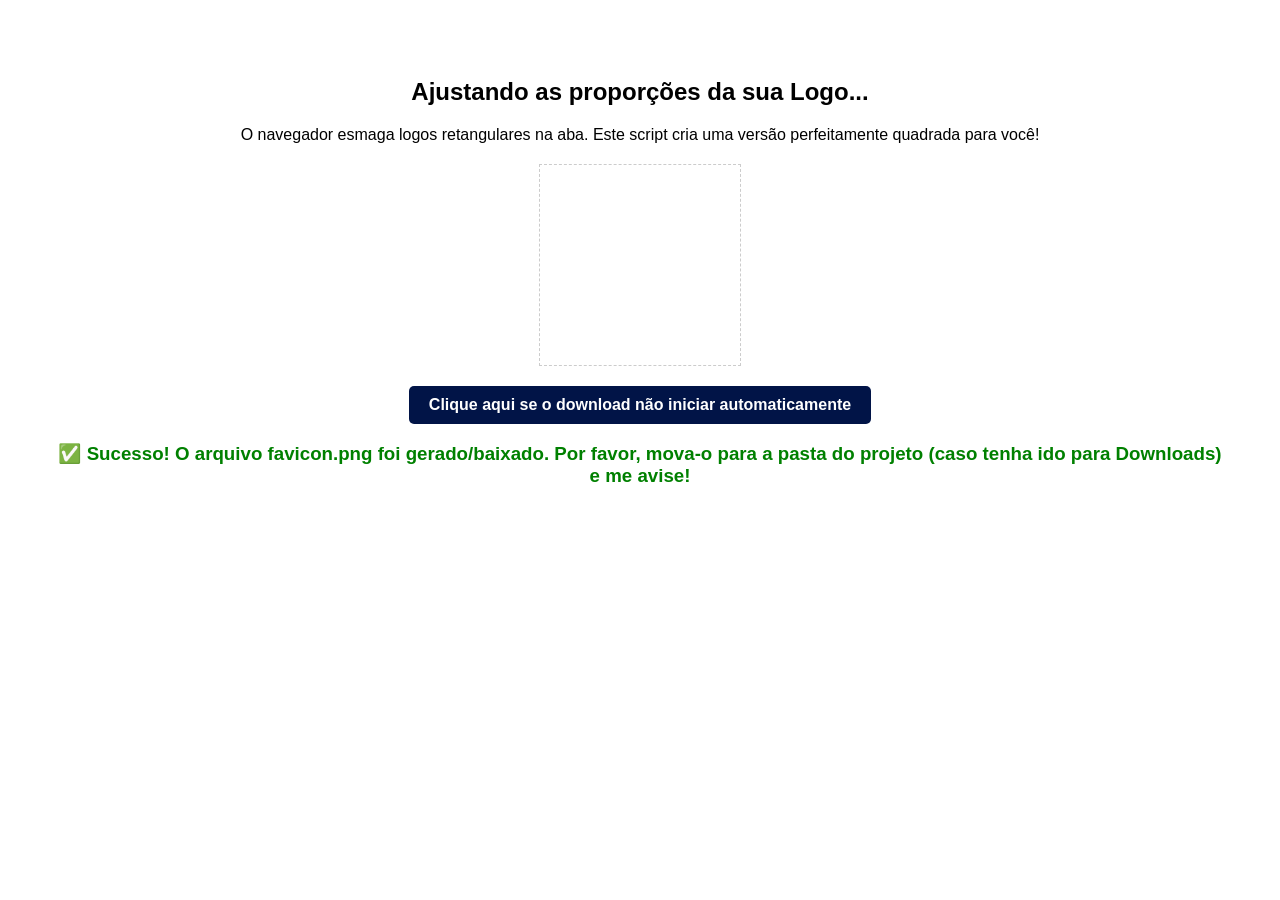
<file: gerador-favicon.html>
﻿<!DOCTYPE html>
<html lang="pt-BR">
<head>
    <meta charset="UTF-8">
    <title>Corrigir Favicon</title>
</head>
<body style="font-family: sans-serif; text-align: center; padding: 50px;">
    <h2>Ajustando as proporções da sua Logo...</h2>
    <p>O navegador esmaga logos retangulares na aba. Este script cria uma versão perfeitamente quadrada para você!</p>
    
    <canvas id="canvas" style="border: 1px dashed #ccc; margin: 20px auto; display: block; max-width: 200px;"></canvas>
    
    <a id="download" download="favicon.png" href="#" style="display: inline-block; padding: 10px 20px; background: #011447; color: white; text-decoration: none; border-radius: 5px; font-weight: bold;">
        Clique aqui se o download não iniciar automaticamente
    </a>

    <script>
        const img = new Image();
        img.src = 'Logo Use Âmbar.webp';
        img.onload = () => {
            const size = Math.max(img.width, img.height);
            const canvas = document.getElementById('canvas');
            canvas.width = size;
            canvas.height = size;
            const ctx = canvas.getContext('2d');
            
            // Fundo transparente
            ctx.clearRect(0, 0, size, size);
            
            // Desenha a imagem centralizada
            const x = (size - img.width) / 2;
            const y = (size - img.height) / 2;
            ctx.drawImage(img, x, y);
            
            // Converte para PNG
            const dataUrl = canvas.toDataURL('image/png');
            document.getElementById('download').href = dataUrl;
            
            // Dispara o download automático
            document.getElementById('download').click();
            document.body.innerHTML += "<h3 style='color: green; mt-4'>✅ Sucesso! O arquivo favicon.png foi gerado/baixado. Por favor, mova-o para a pasta do projeto (caso tenha ido para Downloads) e me avise!</h3>";
        };
    </script>
</body>
</html>
</file>
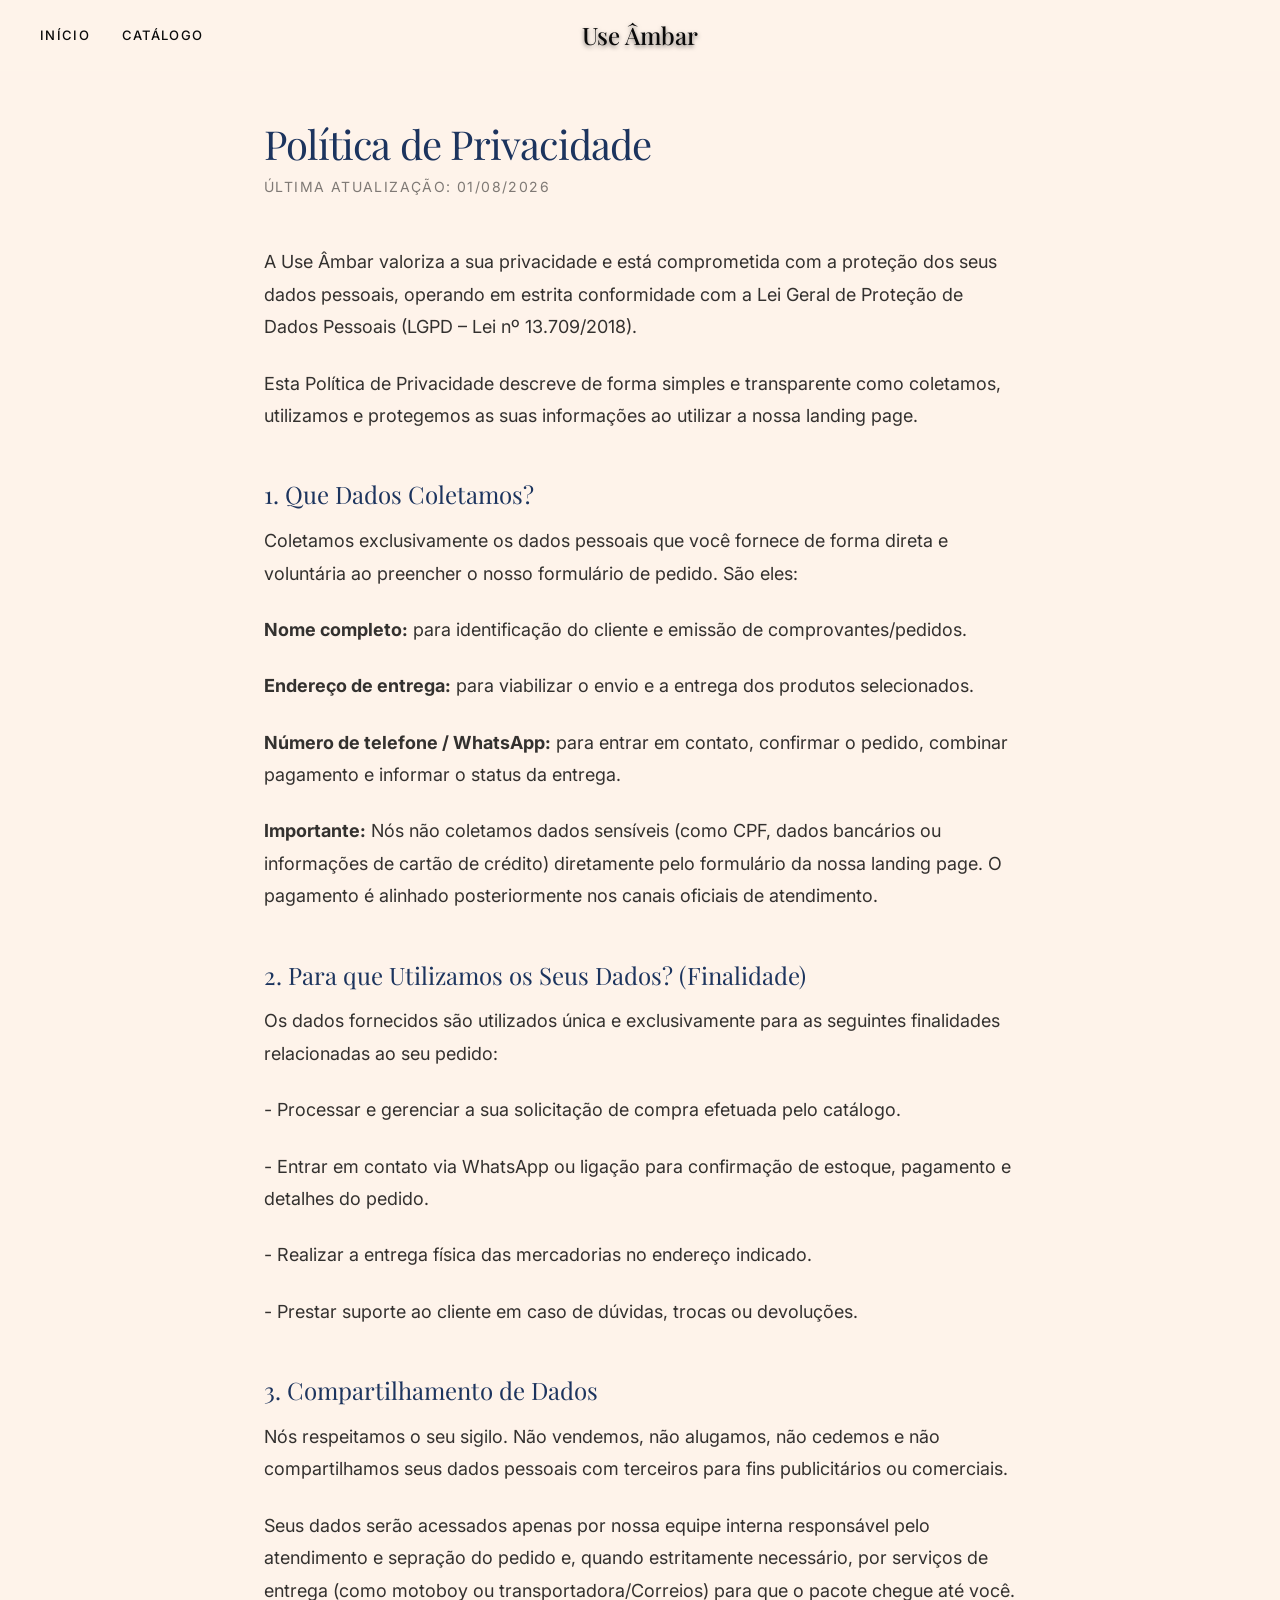
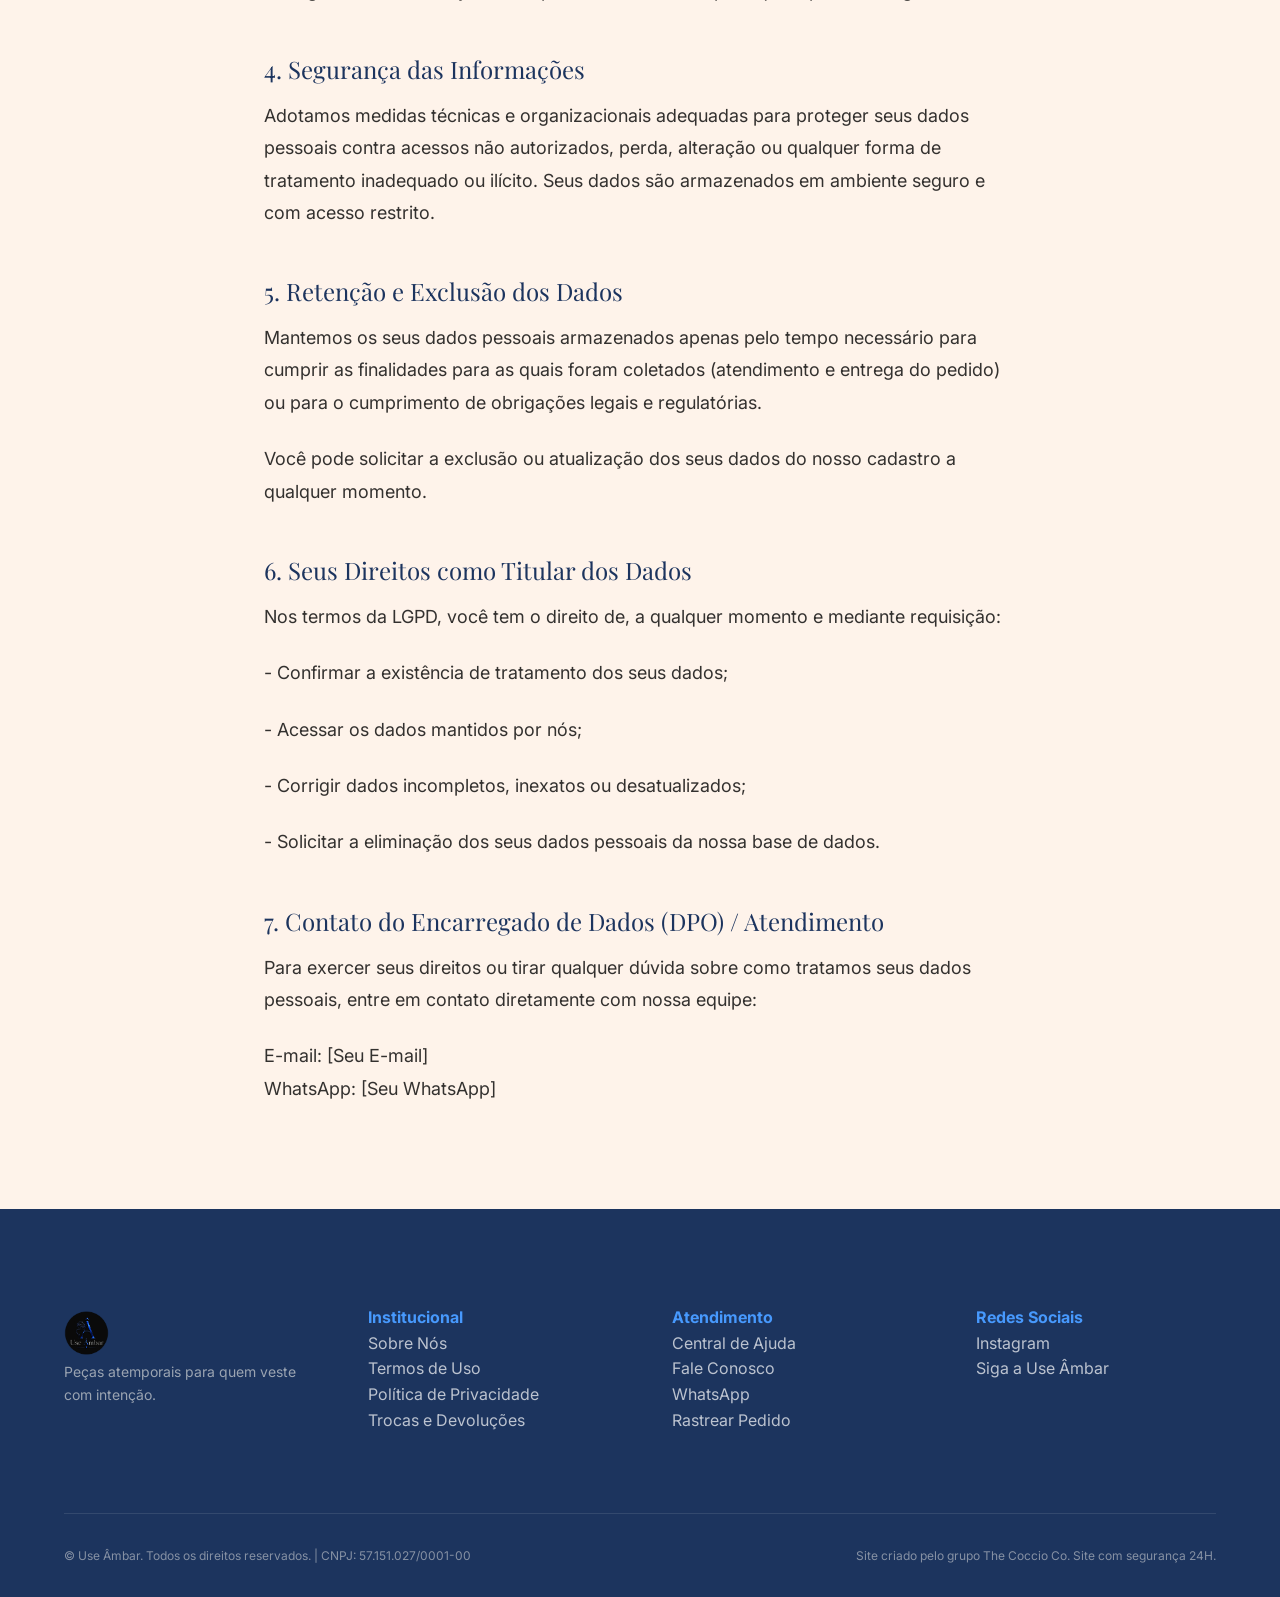
<file: privacidade.html>
﻿<!DOCTYPE html>
<html lang="pt-BR">
<head>
    <meta charset="UTF-8">
    <meta name="viewport" content="width=device-width, initial-scale=1.0">
    <title>Política de Privacidade | Use Âmbar</title>
    
    <link rel="stylesheet" href="style.min.css?v=20">
    
    <style>
        .page-content { color: var(--black-editorial);
            padding: 120px 24px 80px 24px;
            max-width: 800px;
            margin: 0 auto;
        }
        
        .page-content h1 {
            font-size: 2.5rem;
            margin-bottom: 8px;
            font-weight: 300;
            letter-spacing: -0.02em;
        }
        
        .page-content .date {
            color: rgba(0, 0, 0, 0.5);
            margin-bottom: 48px;
            font-size: 0.875rem;
            text-transform: uppercase;
            letter-spacing: 0.1em;
        }
        
        .page-content p {
            font-size: 1.125rem;
            line-height: 1.8;
            color: rgba(0, 0, 0, 0.8);
            margin-bottom: 24px;
        }
        
        .page-content h2 {
            font-size: 1.5rem;
            margin-top: 48px;
            margin-bottom: 16px;
            font-weight: 400;
        }
    </style>

    <link rel="icon" type="image/png" href="FavIcon.png">
</head>
<body>
    
    <!-- MOUSE CURSOR CUSTOMIZADO -->
    <!-- Header Secundário -->
    <header class="secondary-nav" style="border-bottom: 1px solid rgba(239,238,233,0.1);">
        <nav class="nav-links">
            <a href="index.html">Início</a>
            <a href="catalogo.html">Catálogo</a>
        </nav>
        <a href="index.html" class="nav-brand">Use Âmbar</a>
        <div class="nav-right"></div>
    </header>

    <main class="page-content">
        <h1 style="color: #1c345e;">Política de Privacidade</h1>
        <div class="date">Última atualização: 01/08/2026</div>

        <p>A Use Âmbar valoriza a sua privacidade e está comprometida com a proteção dos seus dados pessoais, operando em estrita conformidade com a Lei Geral de Proteção de Dados Pessoais (LGPD – Lei nº 13.709/2018).</p>

        <p>Esta Política de Privacidade descreve de forma simples e transparente como coletamos, utilizamos e protegemos as suas informações ao utilizar a nossa landing page.</p>

        <h2 style="color: #1c345e;">1. Que Dados Coletamos?</h2>
        <p>Coletamos exclusivamente os dados pessoais que você fornece de forma direta e voluntária ao preencher o nosso formulário de pedido. São eles:</p>
        <p><strong>Nome completo:</strong> para identificação do cliente e emissão de comprovantes/pedidos.</p>
        <p><strong>Endereço de entrega:</strong> para viabilizar o envio e a entrega dos produtos selecionados.</p>
        <p><strong>Número de telefone / WhatsApp:</strong> para entrar em contato, confirmar o pedido, combinar pagamento e informar o status da entrega.</p>
        <p><strong>Importante:</strong> Nós não coletamos dados sensíveis (como CPF, dados bancários ou informações de cartão de crédito) diretamente pelo formulário da nossa landing page. O pagamento é alinhado posteriormente nos canais oficiais de atendimento.</p>

        <h2 style="color: #1c345e;">2. Para que Utilizamos os Seus Dados? (Finalidade)</h2>
        <p>Os dados fornecidos são utilizados única e exclusivamente para as seguintes finalidades relacionadas ao seu pedido:</p>
        <p>- Processar e gerenciar a sua solicitação de compra efetuada pelo catálogo.</p>
        <p>- Entrar em contato via WhatsApp ou ligação para confirmação de estoque, pagamento e detalhes do pedido.</p>
        <p>- Realizar a entrega física das mercadorias no endereço indicado.</p>
        <p>- Prestar suporte ao cliente em caso de dúvidas, trocas ou devoluções.</p>

        <h2 style="color: #1c345e;">3. Compartilhamento de Dados</h2>
        <p>Nós respeitamos o seu sigilo. Não vendemos, não alugamos, não cedemos e não compartilhamos seus dados pessoais com terceiros para fins publicitários ou comerciais.</p>
        <p>Seus dados serão acessados apenas por nossa equipe interna responsável pelo atendimento e sepração do pedido e, quando estritamente necessário, por serviços de entrega (como motoboy ou transportadora/Correios) para que o pacote chegue até você.</p>

        <h2 style="color: #1c345e;">4. Segurança das Informações</h2>
        <p>Adotamos medidas técnicas e organizacionais adequadas para proteger seus dados pessoais contra acessos não autorizados, perda, alteração ou qualquer forma de tratamento inadequado ou ilícito. Seus dados são armazenados em ambiente seguro e com acesso restrito.</p>

        <h2 style="color: #1c345e;">5. Retenção e Exclusão dos Dados</h2>
        <p>Mantemos os seus dados pessoais armazenados apenas pelo tempo necessário para cumprir as finalidades para as quais foram coletados (atendimento e entrega do pedido) ou para o cumprimento de obrigações legais e regulatórias.</p>
        <p>Você pode solicitar a exclusão ou atualização dos seus dados do nosso cadastro a qualquer momento.</p>

        <h2 style="color: #1c345e;">6. Seus Direitos como Titular dos Dados</h2>
        <p>Nos termos da LGPD, você tem o direito de, a qualquer momento e mediante requisição:</p>
        <p>- Confirmar a existência de tratamento dos seus dados;</p>
        <p>- Acessar os dados mantidos por nós;</p>
        <p>- Corrigir dados incompletos, inexatos ou desatualizados;</p>
        <p>- Solicitar a eliminação dos seus dados pessoais da nossa base de dados.</p>

        <h2 style="color: #1c345e;">7. Contato do Encarregado de Dados (DPO) / Atendimento</h2>
        <p>Para exercer seus direitos ou tirar qualquer dúvida sobre como tratamos seus dados pessoais, entre em contato diretamente com nossa equipe:</p>
        <p>
            E-mail: [Seu E-mail]<br>
            WhatsApp: [Seu WhatsApp]
        </p>
    </main>

    <!-- Footer -->
    <footer>        <div class="container">            <div style="display: grid; grid-template-columns: repeat(auto-fit, minmax(200px, 1fr)); gap: 4rem; margin-bottom: 5rem;">                <div class="footer-col">                    <div class="footer-logo">                        <img loading="lazy" src="Logo Use Âmbar.webp" alt="Use Âmbar" style="height: 56px; width: auto;">                    </div>                    <p class="footer-desc" style="color:rgba(239,238,233,0.6); font-size:0.875rem;">Peças atemporais para quem veste com intenção.</p>                </div>                                <div class="footer-col">                    <h4>Institucional</h4>                    <ul>                        <li><a href="sobre.html">Sobre Nós</a></li>                        <li><a href="termos.html">Termos de Uso</a></li>                        <li><a href="privacidade.html">Política de Privacidade</a></li>                        <li><a href="trocas.html">Trocas e Devoluções</a></li>                    </ul>                </div>                                <div class="footer-col">                    <h4>Atendimento</h4>                    <ul>                        <li><a href="#">Central de Ajuda</a></li>                        <li><a href="#">Fale Conosco</a></li>                        <li><a href="#">WhatsApp</a></li>                        <li><a href="#">Rastrear Pedido</a></li>                    </ul>                </div>                                <div class="footer-col">                    <h4>Redes Sociais</h4>                    <ul>                        <li><a href="https://www.instagram.com/useambar.store/" target="_blank">Instagram</a></li>                        <li><a href="#">Siga a Use Âmbar</a></li>                    </ul>                </div>            </div>                        <div class="footer-bottom" style="display:flex; justify-content:space-between; flex-wrap:wrap; font-size:0.75rem; color:rgba(239,238,233,0.5); padding-top:2rem;">                <div>© Use Âmbar. Todos os direitos reservados. | CNPJ: 57.151.027/0001-00</div>                <div>Site criado pelo grupo The Coccio Co. Site com segurança 24H.</div>            </div>        </div>    </footer>

    </body>
</html>
</file>
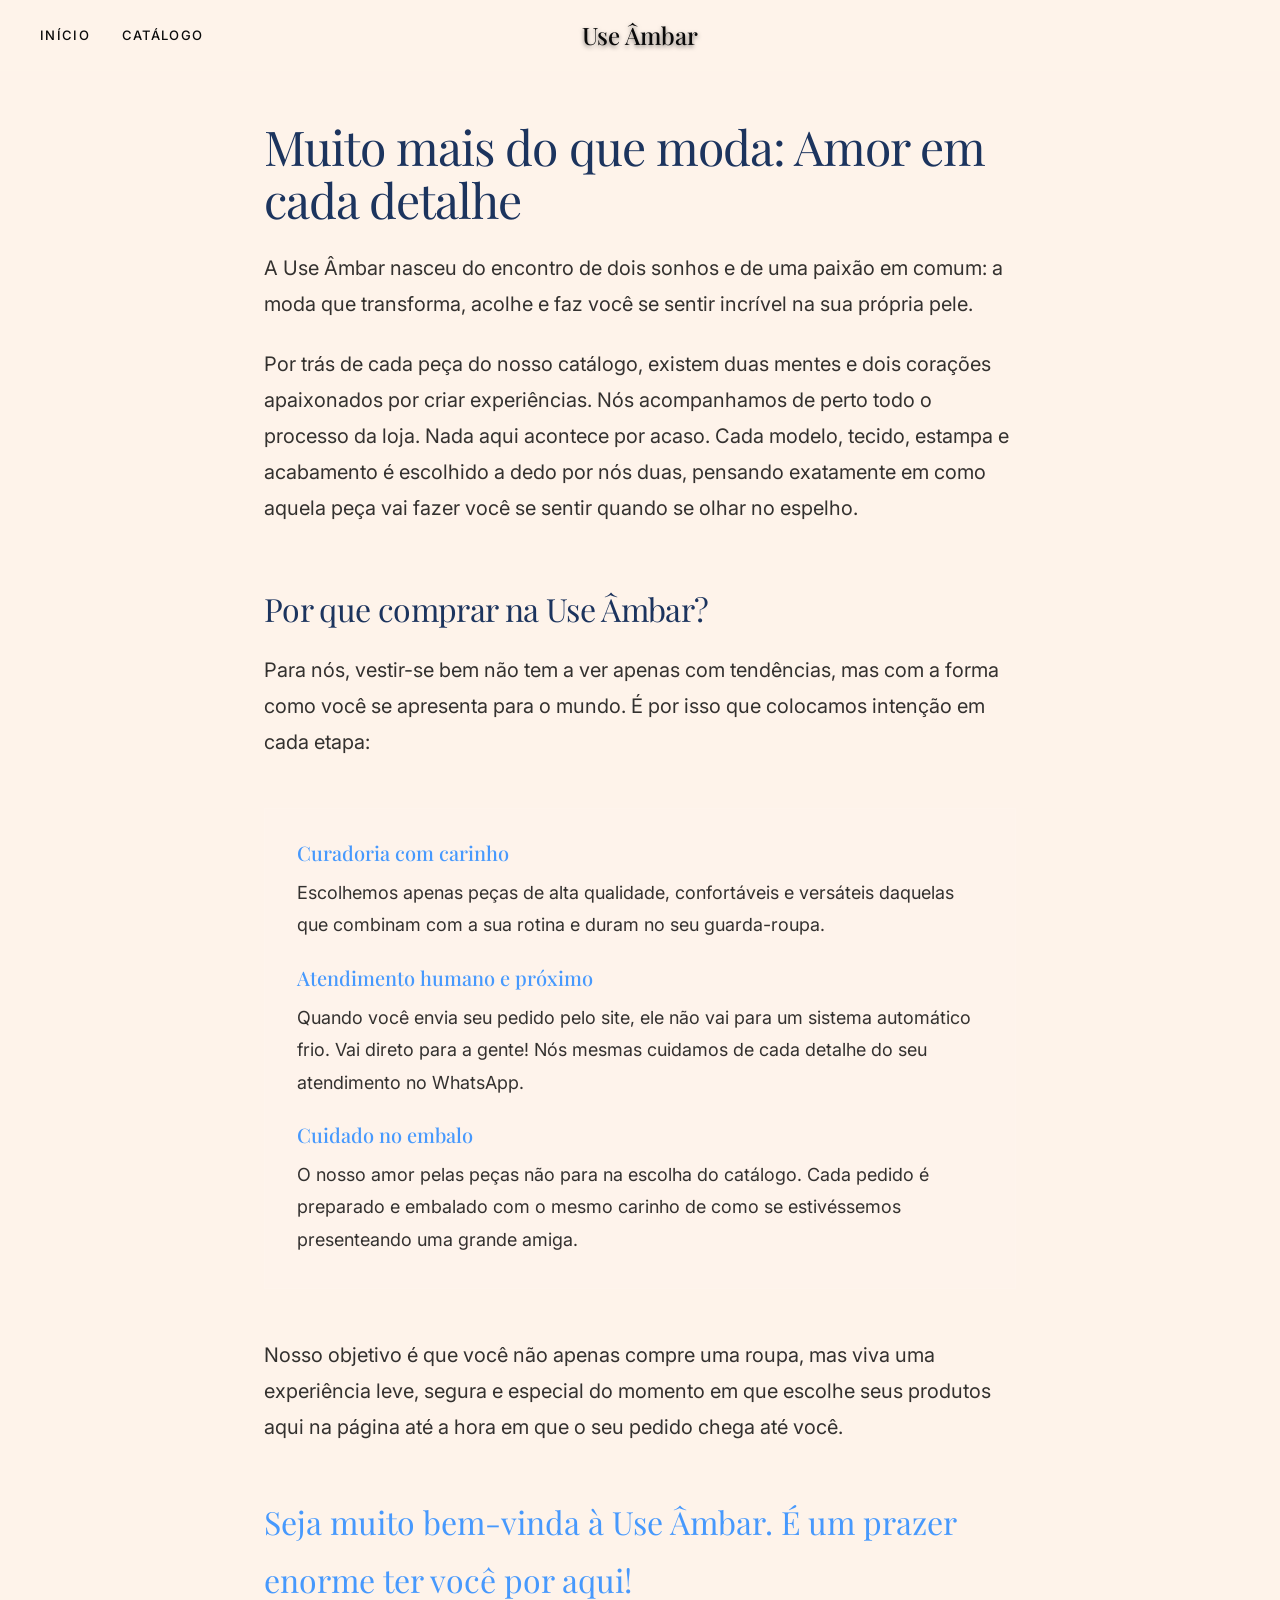
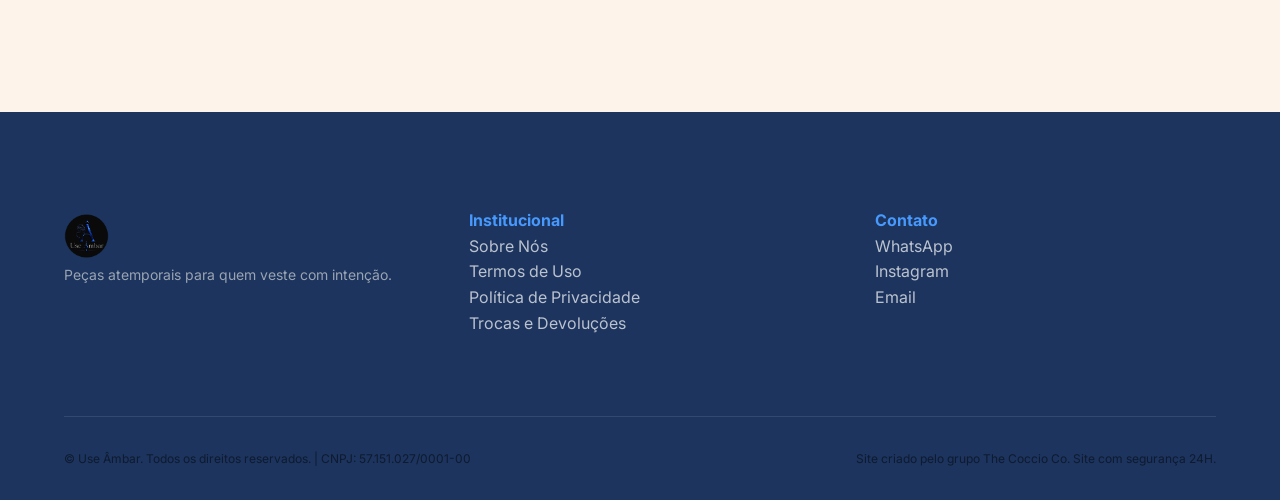
<file: sobre.html>
﻿<!DOCTYPE html>
<html lang="pt-BR">
<head>
    <meta charset="UTF-8">
    <meta name="viewport" content="width=device-width, initial-scale=1.0">
    <title>Sobre Nós | Use Âmbar</title>
    
    <link rel="stylesheet" href="style.min.css?v=5">
    
    <style>
        .page-content { color: var(--black-editorial);
            padding: 120px 24px 80px 24px;
            max-width: 800px;
            margin: 0 auto;
        }
        
        .page-content h1 {
            font-size: 3rem;
            margin-bottom: 24px;
            font-weight: 300;
            letter-spacing: -0.02em;
            line-height: 1.1;
        }
        
        .page-content p {
            font-size: 1.25rem;
            line-height: 1.8;
            color: rgba(0, 0, 0, 0.8);
            margin-bottom: 24px;
        }
        
        .page-content h2 {
            font-size: 2rem;
            margin-top: 64px;
            margin-bottom: 24px;
            font-weight: 300;
            letter-spacing: -0.02em;
        }
        
        .highlight-box {
            background: rgba(255,255,255,0.03);
            border: 1px solid rgba(255,255,255,0.05);
            padding: 32px;
            margin-top: 48px;
        }
        
        .highlight-box h3 {
            font-size: 1.25rem;
            color: var(--primary-blue-light);
            margin-bottom: 12px;
        }
        
        .highlight-box p {
            font-size: 1.125rem;
            margin-bottom: 24px;
        }
        
        .highlight-box p:last-child {
            margin-bottom: 0;
        }
    </style>

    <link rel="icon" type="image/png" href="FavIcon.png">
</head>
<body>
    
    <!-- MOUSE CURSOR CUSTOMIZADO -->
    <!-- Header Secundário -->
    <header class="secondary-nav" style="border-bottom: 1px solid rgba(239,238,233,0.1);">
        <nav class="nav-links">
            <a href="index.html">Início</a>
            <a href="catalogo.html">Catálogo</a>
        </nav>
        <a href="index.html" class="nav-brand">Use Âmbar</a>
        <div class="nav-right"></div>
    </header>

    <main class="page-content">
        <h1 style="color: #1c345e;">Muito mais do que moda: Amor em cada detalhe</h1>
        
        <p>A Use Âmbar nasceu do encontro de dois sonhos e de uma paixão em comum: a moda que transforma, acolhe e faz você se sentir incrível na sua própria pele.</p>

        <p>Por trás de cada peça do nosso catálogo, existem duas mentes e dois corações apaixonados por criar experiências. Nós acompanhamos de perto todo o processo da loja. Nada aqui acontece por acaso. Cada modelo, tecido, estampa e acabamento é escolhido a dedo por nós duas, pensando exatamente em como aquela peça vai fazer você se sentir quando se olhar no espelho.</p>

        <h2 style="color: #1c345e;">Por que comprar na Use Âmbar?</h2>
        <p>Para nós, vestir-se bem não tem a ver apenas com tendências, mas com a forma como você se apresenta para o mundo. É por isso que colocamos intenção em cada etapa:</p>

        <div class="highlight-box">
            <h3>Curadoria com carinho</h3>
            <p>Escolhemos apenas peças de alta qualidade, confortáveis e versáteis daquelas que combinam com a sua rotina e duram no seu guarda-roupa.</p>

            <h3>Atendimento humano e próximo</h3>
            <p>Quando você envia seu pedido pelo site, ele não vai para um sistema automático frio. Vai direto para a gente! Nós mesmas cuidamos de cada detalhe do seu atendimento no WhatsApp.</p>

            <h3>Cuidado no embalo</h3>
            <p>O nosso amor pelas peças não para na escolha do catálogo. Cada pedido é preparado e embalado com o mesmo carinho de como se estivéssemos presenteando uma grande amiga.</p>
        </div>

        <p style="margin-top: 48px;">Nosso objetivo é que você não apenas compre uma roupa, mas viva uma experiência leve, segura e especial do momento em que escolhe seus produtos aqui na página até a hora em que o seu pedido chega até você.</p>

        <p style="font-family: var(--font-display); font-size: 2rem; color: var(--primary-blue-light); margin-top: 48px;">Seja muito bem-vinda à Use Âmbar. É um prazer enorme ter você por aqui!</p>
    </main>

    <!-- Footer -->
    <footer class="footer">
        <div class="container">
            <div style="display: grid; grid-template-columns: repeat(auto-fit, minmax(200px, 1fr)); gap: 4rem; margin-bottom: 5rem;">
                <div class="footer-col">
                    <div class="footer-logo">
                        <img loading="lazy" src="Logo Use Âmbar.webp" alt="Use Âmbar" style="height: 56px; width: auto;">
                    </div>
                    <p class="footer-desc" style="color:rgba(239,238,233,0.6); font-size:0.875rem;">Peças atemporais para quem veste com intenção.</p>
                </div>
                
                <div class="footer-col">
                    <h4>Institucional</h4>
                    <ul>
                        <li><a href="sobre.html">Sobre Nós</a></li>
                        <li><a href="termos.html">Termos de Uso</a></li>
                        <li><a href="privacidade.html">Política de Privacidade</a></li>
                        <li><a href="trocas.html">Trocas e Devoluções</a></li>
                    </ul>
                </div>
                
                <div class="footer-col">
                    <h4>Contato</h4>
                    <ul>
                        <li><a href="#">WhatsApp</a></li>
                        <li><a href="#">Instagram</a></li>
                        <li><a href="#">Email</a></li>
                    </ul>
                </div>
            </div>
            
            <div class="footer-bottom" style="display:flex; justify-content:space-between; flex-wrap:wrap; font-size:0.75rem; color: rgba(0, 0, 0, 0.5); padding-top:2rem;">
                <div>© Use Âmbar. Todos os direitos reservados. | CNPJ: 57.151.027/0001-00</div>
                <div>Site criado pelo grupo The Coccio Co. Site com segurança 24H.</div>
            </div>
        </div>
    </footer>

    </body>
</html>
</file>
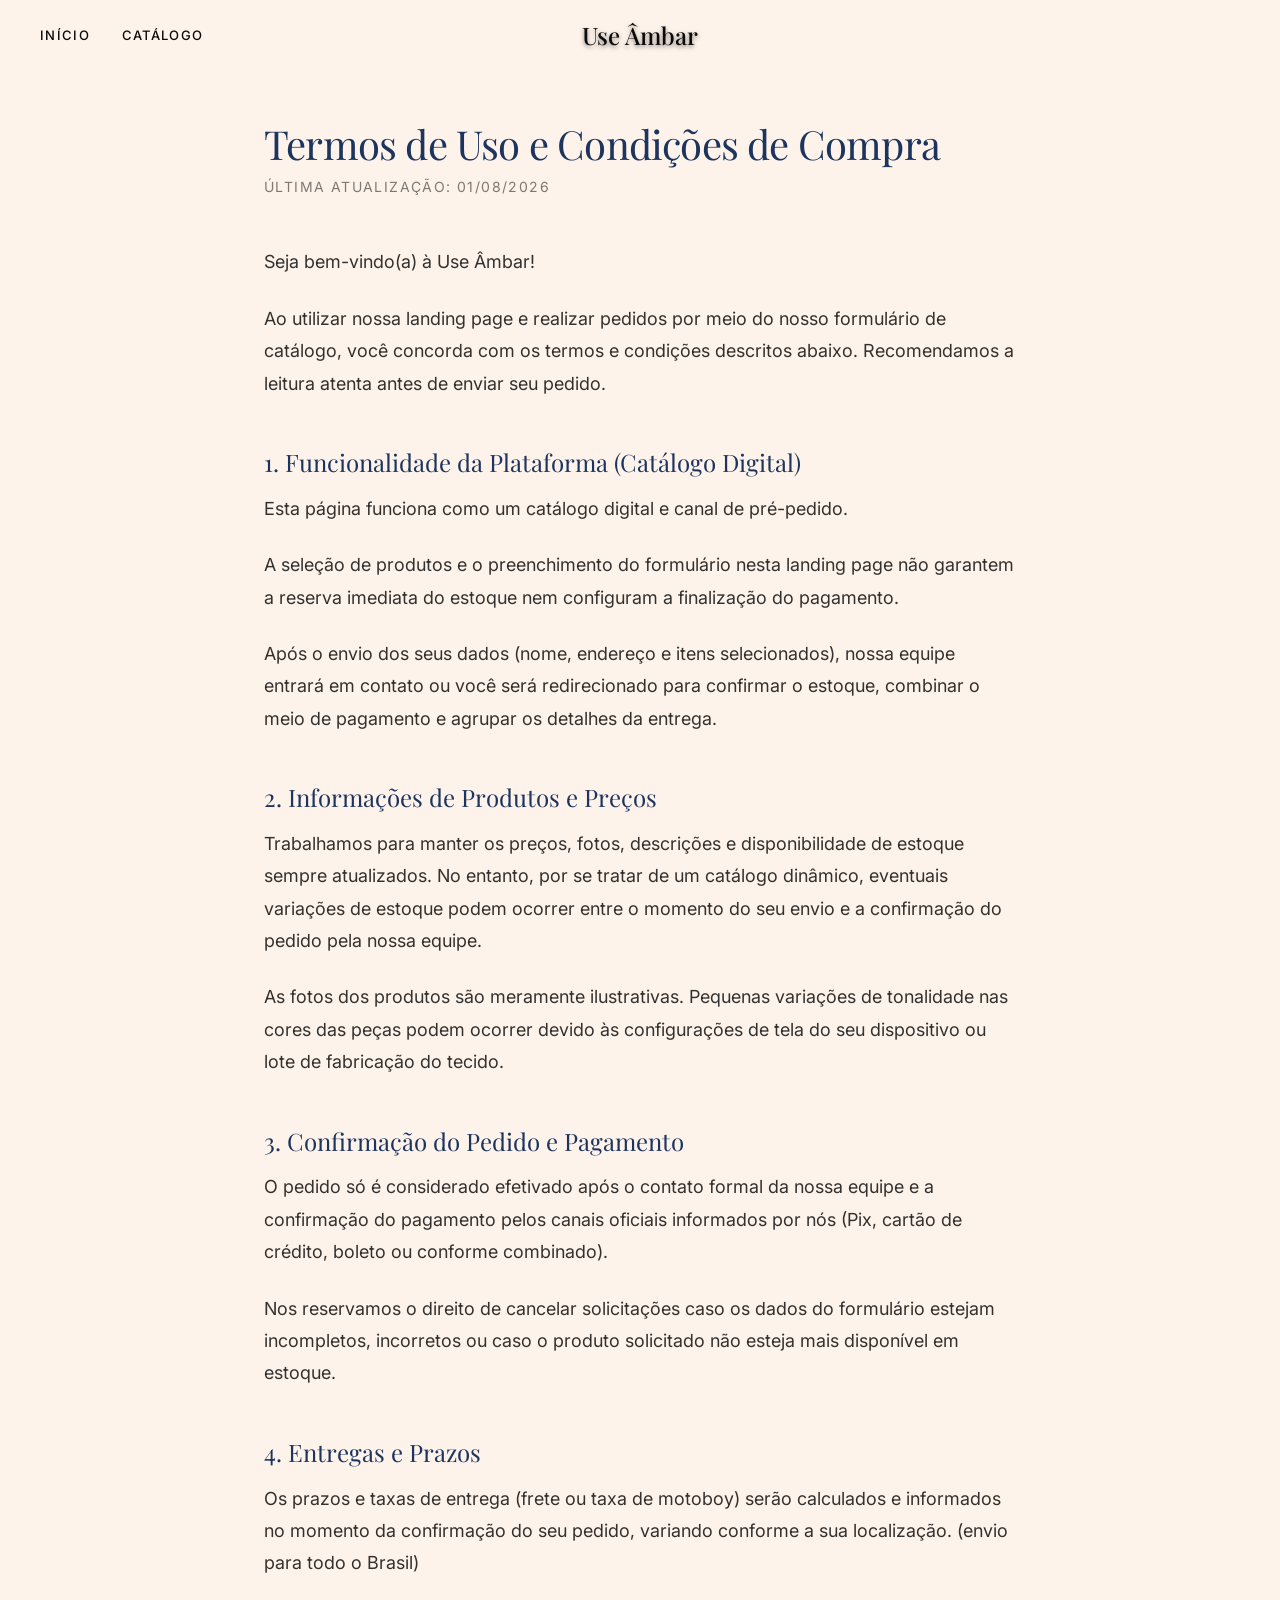
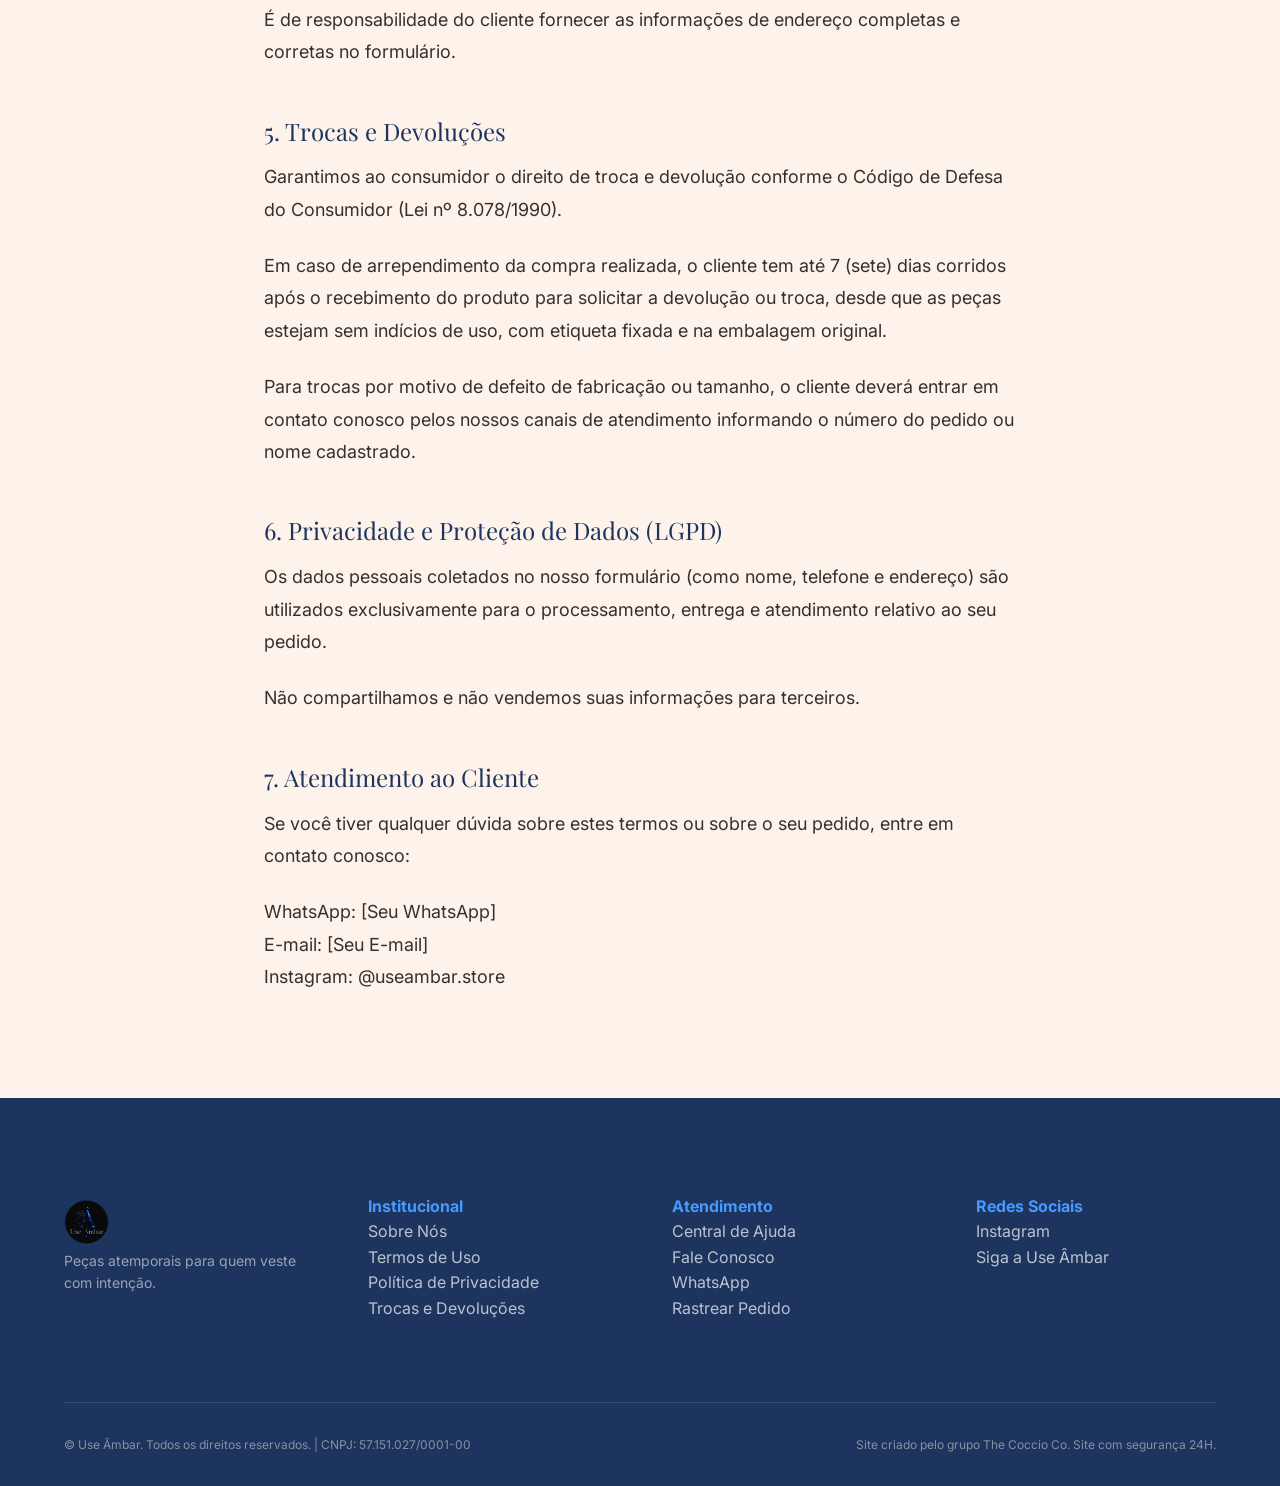
<file: termos.html>
﻿<!DOCTYPE html>
<html lang="pt-BR">
<head>
    <meta charset="UTF-8">
    <meta name="viewport" content="width=device-width, initial-scale=1.0">
    <title>Termos de Uso | Use Âmbar</title>
    
    <link rel="stylesheet" href="style.min.css?v=20">
    
    <style>
        .page-content { color: var(--black-editorial);
            padding: 120px 24px 80px 24px;
            max-width: 800px;
            margin: 0 auto;
        }
        
        .page-content h1 {
            font-size: 2.5rem;
            margin-bottom: 8px;
            font-weight: 300;
            letter-spacing: -0.02em;
        }
        
        .page-content .date {
            color: rgba(0, 0, 0, 0.5);
            margin-bottom: 48px;
            font-size: 0.875rem;
            text-transform: uppercase;
            letter-spacing: 0.1em;
        }
        
        .page-content p {
            font-size: 1.125rem;
            line-height: 1.8;
            color: rgba(0, 0, 0, 0.8);
            margin-bottom: 24px;
        }
        
        .page-content h2 {
            font-size: 1.5rem;
            margin-top: 48px;
            margin-bottom: 16px;
            font-weight: 400;
        }
    </style>

    <link rel="icon" type="image/png" href="FavIcon.png">
</head>
<body>
    
    <!-- MOUSE CURSOR CUSTOMIZADO -->
    <!-- Header Secundário -->
    <header class="secondary-nav" style="border-bottom: 1px solid rgba(239,238,233,0.1);">
        <nav class="nav-links">
            <a href="index.html">Início</a>
            <a href="catalogo.html">Catálogo</a>
        </nav>
        <a href="index.html" class="nav-brand">Use Âmbar</a>
        <div class="nav-right"></div>
    </header>

    <main class="page-content">
        <h1 style="color: #1c345e;">Termos de Uso e Condições de Compra</h1>
        <div class="date">Última atualização: 01/08/2026</div>

        <p>Seja bem-vindo(a) à Use Âmbar!</p>

        <p>Ao utilizar nossa landing page e realizar pedidos por meio do nosso formulário de catálogo, você concorda com os termos e condições descritos abaixo. Recomendamos a leitura atenta antes de enviar seu pedido.</p>

        <h2 style="color: #1c345e;">1. Funcionalidade da Plataforma (Catálogo Digital)</h2>
        <p>Esta página funciona como um catálogo digital e canal de pré-pedido.</p>
        <p>A seleção de produtos e o preenchimento do formulário nesta landing page não garantem a reserva imediata do estoque nem configuram a finalização do pagamento.</p>
        <p>Após o envio dos seus dados (nome, endereço e itens selecionados), nossa equipe entrará em contato ou você será redirecionado para confirmar o estoque, combinar o meio de pagamento e agrupar os detalhes da entrega.</p>

        <h2 style="color: #1c345e;">2. Informações de Produtos e Preços</h2>
        <p>Trabalhamos para manter os preços, fotos, descrições e disponibilidade de estoque sempre atualizados. No entanto, por se tratar de um catálogo dinâmico, eventuais variações de estoque podem ocorrer entre o momento do seu envio e a confirmação do pedido pela nossa equipe.</p>
        <p>As fotos dos produtos são meramente ilustrativas. Pequenas variações de tonalidade nas cores das peças podem ocorrer devido às configurações de tela do seu dispositivo ou lote de fabricação do tecido.</p>

        <h2 style="color: #1c345e;">3. Confirmação do Pedido e Pagamento</h2>
        <p>O pedido só é considerado efetivado após o contato formal da nossa equipe e a confirmação do pagamento pelos canais oficiais informados por nós (Pix, cartão de crédito, boleto ou conforme combinado).</p>
        <p>Nos reservamos o direito de cancelar solicitações caso os dados do formulário estejam incompletos, incorretos ou caso o produto solicitado não esteja mais disponível em estoque.</p>

        <h2 style="color: #1c345e;">4. Entregas e Prazos</h2>
        <p>Os prazos e taxas de entrega (frete ou taxa de motoboy) serão calculados e informados no momento da confirmação do seu pedido, variando conforme a sua localização. (envio para todo o Brasil)</p>
        <p>É de responsabilidade do cliente fornecer as informações de endereço completas e corretas no formulário.</p>

        <h2 style="color: #1c345e;">5. Trocas e Devoluções</h2>
        <p>Garantimos ao consumidor o direito de troca e devolução conforme o Código de Defesa do Consumidor (Lei nº 8.078/1990).</p>
        <p>Em caso de arrependimento da compra realizada, o cliente tem até 7 (sete) dias corridos após o recebimento do produto para solicitar a devolução ou troca, desde que as peças estejam sem indícios de uso, com etiqueta fixada e na embalagem original.</p>
        <p>Para trocas por motivo de defeito de fabricação ou tamanho, o cliente deverá entrar em contato conosco pelos nossos canais de atendimento informando o número do pedido ou nome cadastrado.</p>

        <h2 style="color: #1c345e;">6. Privacidade e Proteção de Dados (LGPD)</h2>
        <p>Os dados pessoais coletados no nosso formulário (como nome, telefone e endereço) são utilizados exclusivamente para o processamento, entrega e atendimento relativo ao seu pedido.</p>
        <p>Não compartilhamos e não vendemos suas informações para terceiros.</p>

        <h2 style="color: #1c345e;">7. Atendimento ao Cliente</h2>
        <p>Se você tiver qualquer dúvida sobre estes termos ou sobre o seu pedido, entre em contato conosco:</p>
        <p>
            WhatsApp: [Seu WhatsApp]<br>
            E-mail: [Seu E-mail]<br>
            Instagram: @useambar.store
        </p>
    </main>

    <!-- Footer -->
    <footer>        <div class="container">            <div style="display: grid; grid-template-columns: repeat(auto-fit, minmax(200px, 1fr)); gap: 4rem; margin-bottom: 5rem;">                <div class="footer-col">                    <div class="footer-logo">                        <img loading="lazy" src="Logo Use Âmbar.webp" alt="Use Âmbar" style="height: 56px; width: auto;">                    </div>                    <p class="footer-desc" style="color:rgba(239,238,233,0.6); font-size:0.875rem;">Peças atemporais para quem veste com intenção.</p>                </div>                                <div class="footer-col">                    <h4>Institucional</h4>                    <ul>                        <li><a href="sobre.html">Sobre Nós</a></li>                        <li><a href="termos.html">Termos de Uso</a></li>                        <li><a href="privacidade.html">Política de Privacidade</a></li>                        <li><a href="trocas.html">Trocas e Devoluções</a></li>                    </ul>                </div>                                <div class="footer-col">                    <h4>Atendimento</h4>                    <ul>                        <li><a href="#">Central de Ajuda</a></li>                        <li><a href="#">Fale Conosco</a></li>                        <li><a href="#">WhatsApp</a></li>                        <li><a href="#">Rastrear Pedido</a></li>                    </ul>                </div>                                <div class="footer-col">                    <h4>Redes Sociais</h4>                    <ul>                        <li><a href="https://www.instagram.com/useambar.store/" target="_blank">Instagram</a></li>                        <li><a href="#">Siga a Use Âmbar</a></li>                    </ul>                </div>            </div>                        <div class="footer-bottom" style="display:flex; justify-content:space-between; flex-wrap:wrap; font-size:0.75rem; color:rgba(239,238,233,0.5); padding-top:2rem;">                <div>© Use Âmbar. Todos os direitos reservados. | CNPJ: 57.151.027/0001-00</div>                <div>Site criado pelo grupo The Coccio Co. Site com segurança 24H.</div>            </div>        </div>    </footer>

    </body>
</html>
</file>
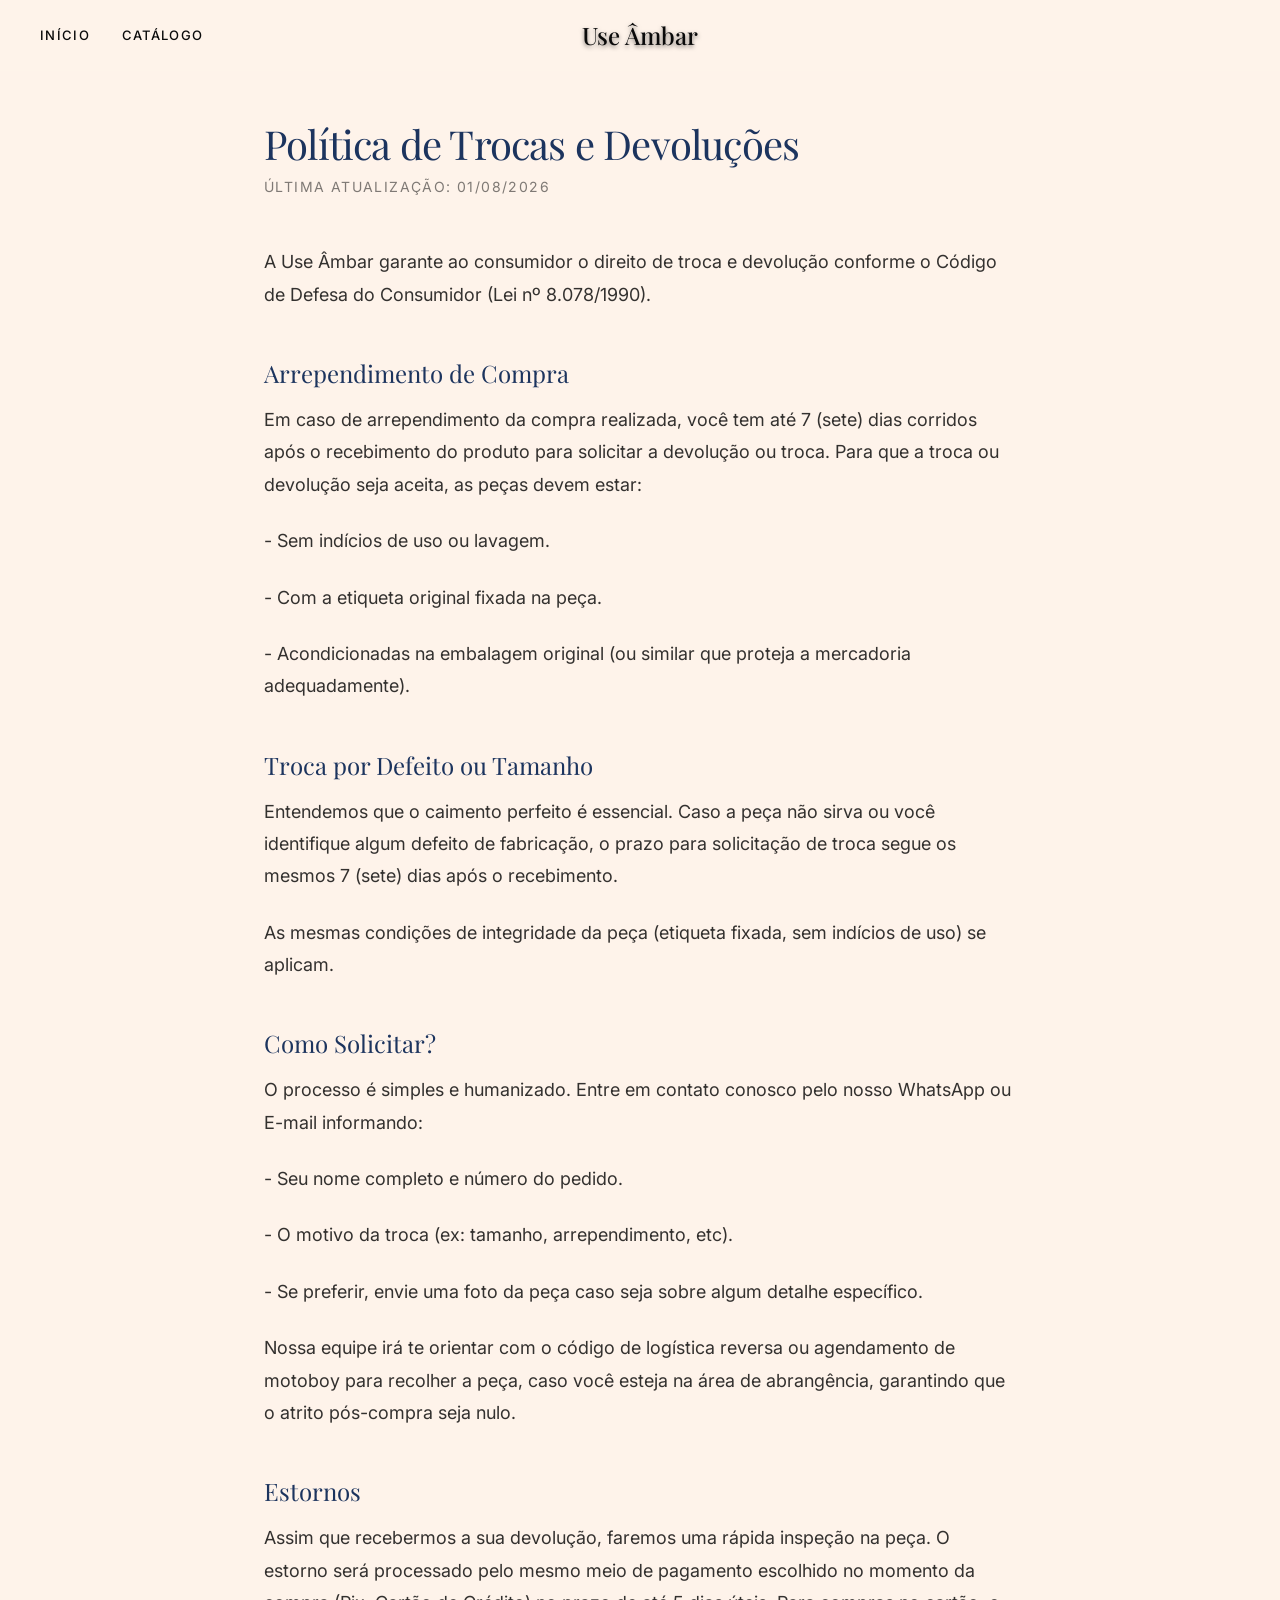
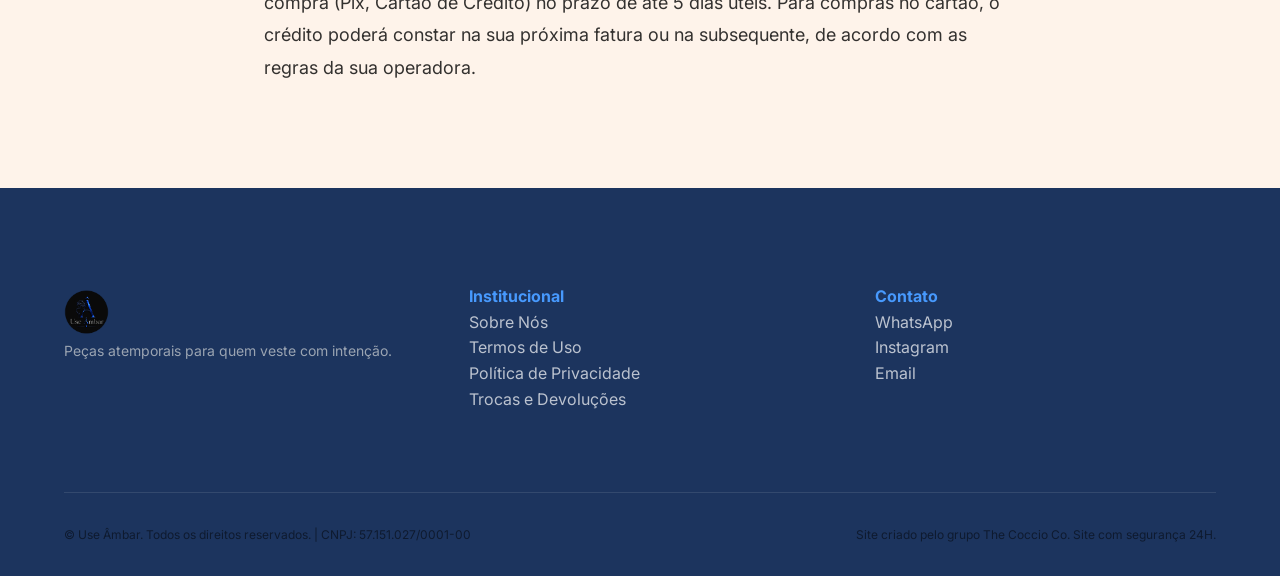
<file: trocas.html>
﻿<!DOCTYPE html>
<html lang="pt-BR">
<head>
    <meta charset="UTF-8">
    <meta name="viewport" content="width=device-width, initial-scale=1.0">
    <title>Trocas e Devoluções | Use Âmbar</title>
    
    <link rel="stylesheet" href="style.min.css?v=20">
    
    <style>
        .page-content { color: var(--black-editorial);
            padding: 120px 24px 80px 24px;
            max-width: 800px;
            margin: 0 auto;
        }
        
        .page-content h1 {
            font-size: 2.5rem;
            margin-bottom: 8px;
            font-weight: 300;
            letter-spacing: -0.02em;
        }
        
        .page-content .date {
            color: rgba(0, 0, 0, 0.5);
            margin-bottom: 48px;
            font-size: 0.875rem;
            text-transform: uppercase;
            letter-spacing: 0.1em;
        }
        
        .page-content p {
            font-size: 1.125rem;
            line-height: 1.8;
            color: rgba(0, 0, 0, 0.8);
            margin-bottom: 24px;
        }
        
        .page-content h2 {
            font-size: 1.5rem;
            margin-top: 48px;
            margin-bottom: 16px;
            font-weight: 400;
        }
    </style>

    <link rel="icon" type="image/png" href="FavIcon.png">
</head>
<body>
    
    <!-- MOUSE CURSOR CUSTOMIZADO -->
    <!-- Header Secundário -->
    <header class="secondary-nav" style="border-bottom: 1px solid rgba(239,238,233,0.1);">
        <nav class="nav-links">
            <a href="index.html">Início</a>
            <a href="catalogo.html">Catálogo</a>
        </nav>
        <a href="index.html" class="nav-brand">Use Âmbar</a>
        <div class="nav-right"></div>
    </header>

    <main class="page-content">
        <h1 style="color: #1c345e;">Política de Trocas e Devoluções</h1>
        <div class="date">Última atualização: 01/08/2026</div>

        <p>A Use Âmbar garante ao consumidor o direito de troca e devolução conforme o Código de Defesa do Consumidor (Lei nº 8.078/1990).</p>

        <h2 style="color: #1c345e;">Arrependimento de Compra</h2>
        <p>Em caso de arrependimento da compra realizada, você tem até 7 (sete) dias corridos após o recebimento do produto para solicitar a devolução ou troca. Para que a troca ou devolução seja aceita, as peças devem estar:</p>
        <p>- Sem indícios de uso ou lavagem.</p>
        <p>- Com a etiqueta original fixada na peça.</p>
        <p>- Acondicionadas na embalagem original (ou similar que proteja a mercadoria adequadamente).</p>

        <h2 style="color: #1c345e;">Troca por Defeito ou Tamanho</h2>
        <p>Entendemos que o caimento perfeito é essencial. Caso a peça não sirva ou você identifique algum defeito de fabricação, o prazo para solicitação de troca segue os mesmos 7 (sete) dias após o recebimento.</p>
        <p>As mesmas condições de integridade da peça (etiqueta fixada, sem indícios de uso) se aplicam.</p>

        <h2 style="color: #1c345e;">Como Solicitar?</h2>
        <p>O processo é simples e humanizado. Entre em contato conosco pelo nosso WhatsApp ou E-mail informando:</p>
        <p>- Seu nome completo e número do pedido.</p>
        <p>- O motivo da troca (ex: tamanho, arrependimento, etc).</p>
        <p>- Se preferir, envie uma foto da peça caso seja sobre algum detalhe específico.</p>
        
        <p>Nossa equipe irá te orientar com o código de logística reversa ou agendamento de motoboy para recolher a peça, caso você esteja na área de abrangência, garantindo que o atrito pós-compra seja nulo.</p>

        <h2 style="color: #1c345e;">Estornos</h2>
        <p>Assim que recebermos a sua devolução, faremos uma rápida inspeção na peça. O estorno será processado pelo mesmo meio de pagamento escolhido no momento da compra (Pix, Cartão de Crédito) no prazo de até 5 dias úteis. Para compras no cartão, o crédito poderá constar na sua próxima fatura ou na subsequente, de acordo com as regras da sua operadora.</p>
    </main>

    <!-- Footer -->
    <footer class="footer">
        <div class="container">
            <div style="display: grid; grid-template-columns: repeat(auto-fit, minmax(200px, 1fr)); gap: 4rem; margin-bottom: 5rem;">
                <div class="footer-col">
                    <div class="footer-logo">
                        <img loading="lazy" src="Logo Use Âmbar.webp" alt="Use Âmbar" style="height: 56px; width: auto;">
                    </div>
                    <p class="footer-desc" style="color:rgba(239,238,233,0.6); font-size:0.875rem;">Peças atemporais para quem veste com intenção.</p>
                </div>
                
                <div class="footer-col">
                    <h4>Institucional</h4>
                    <ul>
                        <li><a href="sobre.html">Sobre Nós</a></li>
                        <li><a href="termos.html">Termos de Uso</a></li>
                        <li><a href="privacidade.html">Política de Privacidade</a></li>
                        <li><a href="trocas.html">Trocas e Devoluções</a></li>
                    </ul>
                </div>
                
                <div class="footer-col">
                    <h4>Contato</h4>
                    <ul>
                        <li><a href="#">WhatsApp</a></li>
                        <li><a href="#">Instagram</a></li>
                        <li><a href="#">Email</a></li>
                    </ul>
                </div>
            </div>
            
            <div class="footer-bottom" style="display:flex; justify-content:space-between; flex-wrap:wrap; font-size:0.75rem; color: rgba(0, 0, 0, 0.5); padding-top:2rem;">
                <div>© Use Âmbar. Todos os direitos reservados. | CNPJ: 57.151.027/0001-00</div>
                <div>Site criado pelo grupo The Coccio Co. Site com segurança 24H.</div>
            </div>
        </div>
    </footer>

    </body>
</html>
</file>
<file: style.min.css>
﻿@import url('https://fonts.googleapis.com/css2?family=Inter:wght@400;500;600&family=Playfair+Display:ital,wght@0,400;0,500;1,400&display=swap');@font-face{ font-family:'Helvetica Neue ME';src:url('https://db.onlinewebfonts.com/t/95cecf452d3208890088a5b4c19c7ecf.woff2') format('woff2');font-weight:normal;font-style:normal;font-display:swap;}:root{ --primary-blue-light:#4799FD;--primary-blue-dark:#fef3ea;--gradient-primary:linear-gradient(135deg, #4799FD 0%, #fef3ea 100%);--black-editorial:#0A0A0A;--graphite:#282828;--cream:#0A0A0A;--gray-line:#E4DFD6;--gray-text:#8A8A8A;--white:#FFFFFF;--green-success:#3A7D44;--red-alert:#B3261E;--font-display:'Playfair Display', serif;--font-body:'Inter', sans-serif;--font-hn:'Helvetica Neue ME', Helvetica, Arial, sans-serif;}html{ scroll-behavior:smooth;}*{ margin:0;padding:0;box-sizing:border-box;}body{ font-family:var(--font-body);background-color:var(--primary-blue-dark);color:var(--cream);line-height:1.6;overflow-x:hidden;-webkit-font-smoothing:antialiased;}h1, h2, h3, .font-display{ font-family:var(--font-display);font-weight:400;line-height:1.2;color:var(--cream);}h2{ font-size:clamp(2.25rem, 4vw, 2.5rem);}h3{ font-size:clamp(1.5rem, 2.5vw, 1.75rem);font-weight:500;}a{ text-decoration:none;color:inherit;transition:color 0.3s;}ul{ list-style:none;}img{ max-width:100%;height:auto;display:block;}.container{ width:100%;max-width:1440px;margin:0 auto;padding:0 5%;}section{ padding:120px 0;}@media (max-width:768px){ section{ padding:64px 0;}}.text-center{ text-align:center;}.section-header{ margin-bottom:64px;}.section-header p{ margin-top:16px;color:var(--primary-blue-light);max-width:600px;margin-left:auto;margin-right:auto;}.btn{ display:inline-flex;align-items:center;justify-content:center;padding:16px 40px;font-family:var(--font-body);font-size:13px;font-weight:500;text-transform:uppercase;letter-spacing:0.12em;transition:all 0.3s ease;border-radius:0px;border:none;text-align:center;min-height:44px;}.btn-primary{ background:var(--primary-blue-light);color:var(--primary-blue-dark);font-weight:600;}.btn-primary:hover{ opacity:0.9;transform:translateY(-1px);box-shadow:0 8px 24px rgba(71, 153, 253, 0.4);}.btn-secondary{ background:transparent;border:1px solid var(--primary-blue-light);color:var(--primary-blue-light);}.btn-secondary:hover{ background:var(--primary-blue-light);color:var(--primary-blue-dark);}.btn-black{ background:var(--primary-blue-light);color:var(--primary-blue-dark);}.btn-black:hover{ opacity:0.8;}.hero-root{ position:relative;height:100dvh;width:100%;overflow:hidden;background-color:var(--primary-blue-dark);}.hero-bg{ position:absolute;inset:0;height:100%;width:100%;object-fit:cover;z-index:0;opacity:0;animation:anim-fade-in 1.2s ease-out forwards;}.marquee-wrapper{ position:absolute;left:0;right:0;top:16vh;z-index:10;overflow:hidden;opacity:0;animation:anim-fade-up 0.9s cubic-bezier(0.22, 1, 0.36, 1) 0.5s forwards;}@media (max-width:640px){ .marquee-wrapper{ top:14vh;}}.marquee{ display:flex;width:max-content;white-space:nowrap;font-family:var(--font-hn);font-size:16vh;line-height:1;color:var(--cream);animation:anim-marquee 30s linear infinite;}@media (min-width:640px){ .marquee{ font-size:26vh;}}.marquee span{ padding-right:6vw;}.cream-rule{ position:absolute;left:1.5rem;right:1.5rem;bottom:5.5rem;z-index:10;height:2px;background-color:var(--cream);transform:scaleX(0);transform-origin:left;animation:anim-line 1.1s cubic-bezier(0.76, 0, 0.24, 1) 1.2s forwards;}@media (min-width:640px){ .cream-rule{ left:2.5rem;right:2.5rem;bottom:7rem;}}.hero-header{ position:fixed;top:0;left:0;right:0;padding:1.5rem 2.5rem;display:grid;grid-template-columns:1fr auto 1fr;align-items:center;z-index:100;pointer-events:none;transition:background 0.3s, padding 0.3s;}.hero-header.scrolled{ background:rgba(254, 243, 234, 0.95);backdrop-filter:blur(8px);border-bottom:1px solid rgba(10,10,10,0.1);padding:1rem 2.5rem;}.hero-right-cluster{ display:flex;justify-content:flex-end;align-items:center;gap:3rem;pointer-events:auto;}.hero-footer{ position:absolute;left:0;right:0;bottom:0;display:flex;align-items:flex-end;justify-content:space-between;padding:0 1.5rem 1.25rem;font-size:0.75rem;line-height:1.6;font-family:var(--font-hn);color:var(--cream);z-index:10;}@media (min-width:640px){ .hero-footer{ padding:0 2.5rem 2rem;font-size:0.875rem;z-index:10;}}.footer-left{ opacity:0;animation:anim-fade-up 0.9s cubic-bezier(0.22, 1, 0.36, 1) 1.4s forwards;}.footer-right{ text-align:right;opacity:0;animation:anim-fade-up 0.9s cubic-bezier(0.22, 1, 0.36, 1) 1.55s forwards;}.hero-portrait{ position:absolute;inset:0;height:100%;width:100%;object-fit:cover;z-index:20;pointer-events:none;opacity:0;animation:anim-rise-in 1.4s cubic-bezier(0.22, 1, 0.36, 1) 0.3s forwards;}.hero-header{ position:absolute;left:0;right:0;top:0;z-index:30;display:flex;align-items:flex-start;justify-content:space-between;padding:1.5rem 1.5rem 0;}@media (min-width:640px){ .hero-header{ padding:2rem 2.5rem 0;}}.hero-brand{ font-family:var(--font-hn);font-size:1.125rem;letter-spacing:0.05em;color:var(--cream);opacity:0;animation:anim-fade-up 0.9s cubic-bezier(0.22, 1, 0.36, 1) 0.8s forwards;}.hero-right-cluster{ display:none;align-items:flex-start;gap:4rem;}@media (min-width:640px){ .hero-right-cluster{ display:flex;}}.hero-year{ font-size:0.875rem;font-family:var(--font-hn);color:var(--cream);opacity:0;animation:anim-fade-up 0.9s cubic-bezier(0.22, 1, 0.36, 1) 0.9s forwards;}.hero-nav-col{ display:flex;flex-direction:column;gap:0.125rem;font-size:0.875rem;font-family:var(--font-hn);}.hero-nav-col a{ color:var(--cream);opacity:0;animation:anim-fade-up 0.9s cubic-bezier(0.22, 1, 0.36, 1) forwards;transition:opacity 300ms ease;}.hero-nav-col a:hover{ opacity:0.6;}.nav-link-1{ animation-delay:1.0s !important;}.nav-link-2{ animation-delay:1.08s !important;}.nav-link-3{ animation-delay:1.16s !important;}.soc-link-1{ animation-delay:1.15s !important;}.soc-link-2{ animation-delay:1.23s !important;}.soc-link-3{ animation-delay:1.31s !important;}.mobile-hamburger{ display:flex;flex-direction:column;justify-content:space-between;width:1.5rem;height:1rem;background:none;border:none;z-index:50;opacity:0;animation:anim-fade-up 0.9s cubic-bezier(0.22, 1, 0.36, 1) 0.9s forwards;}@media (min-width:640px){ .mobile-hamburger{ display:none;}}.hamburger-bar{ width:100%;height:2px;background-color:var(--cream);transition:all 0.5s cubic-bezier(0.76, 0, 0.24, 1);transform-origin:center;}.mobile-hamburger.open .hamburger-bar:nth-child(1){ transform:translateY(7px) rotate(45deg);}.mobile-hamburger.open .hamburger-bar:nth-child(2){ opacity:0;}.mobile-hamburger.open .hamburger-bar:nth-child(3){ transform:translateY(-7px) rotate(-45deg);}.mobile-drawer-backdrop{ position:fixed;inset:0;z-index:40;background:rgba(0,0,0,0.4);backdrop-filter:blur(4px);opacity:0;pointer-events:none;transition:opacity 500ms;}.mobile-drawer-backdrop.open{ opacity:1;pointer-events:auto;}.mobile-drawer-panel{ position:fixed;top:0;right:0;bottom:0;width:80%;max-width:24rem;background:#141414;z-index:40;padding:2.5rem 2rem;transform:translateX(100%);transition:transform 600ms cubic-bezier(0.76, 0, 0.24, 1);}.mobile-drawer-panel.open{ transform:translateX(0);}.drawer-label{ text-transform:uppercase;font-family:var(--font-hn);letter-spacing:0.2em;color:rgba(239, 238, 233, 0.5);font-size:0.75rem;margin-bottom:1.5rem;opacity:0;transform:translateY(20px);transition:all 0.5s ease;}.mobile-drawer-panel.open .drawer-label{ opacity:1;transform:translateY(0);}.mobile-drawer-panel.open .drawer-label:nth-of-type(1){ transition-delay:250ms;}.mobile-drawer-panel.open .drawer-label:nth-of-type(2){ transition-delay:500ms;margin-top:3rem;}.drawer-links{ display:flex;flex-direction:column;gap:1rem;}.drawer-links a{ font-family:var(--font-hn);font-size:2.25rem;color:var(--cream);opacity:0;transform:translateY(24px);transition:all 0.5s ease;}.mobile-drawer-panel.open .drawer-links a:nth-child(1){ transition-delay:300ms;opacity:1;transform:translateY(0);}.mobile-drawer-panel.open .drawer-links a:nth-child(2){ transition-delay:380ms;opacity:1;transform:translateY(0);}.mobile-drawer-panel.open .drawer-links a:nth-child(3){ transition-delay:460ms;opacity:1;transform:translateY(0);}.drawer-socials{ display:flex;flex-wrap:wrap;gap:1rem;}.drawer-socials a{ font-family:var(--font-hn);font-size:0.875rem;color:var(--cream);opacity:0;transform:translateY(16px);transition:all 0.5s ease;}.mobile-drawer-panel.open .drawer-socials a:nth-child(1){ transition-delay:550ms;opacity:1;transform:translateY(0);}.mobile-drawer-panel.open .drawer-socials a:nth-child(2){ transition-delay:610ms;opacity:1;transform:translateY(0);}.mobile-drawer-panel.open .drawer-socials a:nth-child(3){ transition-delay:670ms;opacity:1;transform:translateY(0);}@keyframes anim-fade-in{ 0%{ opacity:0;} 100%{ opacity:1;}}@keyframes anim-rise-in{ 0%{ opacity:0;transform:translateY(4vh) scale(1.03);} 100%{ opacity:1;transform:translateY(0) scale(1);}}@keyframes anim-fade-up{ 0%{ opacity:0;transform:translateY(28px);} 100%{ opacity:1;transform:translateY(0);}}@keyframes anim-line{ 0%{ transform:scaleX(0);} 100%{ transform:scaleX(1);}}@keyframes anim-marquee{ 0%{ transform:translateX(0);} 100%{ transform:translateX(-50%);}}@media (prefers-reduced-motion:reduce){ .hero-bg, .marquee-wrapper, .cream-rule, .footer-left, .footer-right, .hero-portrait, .hero-brand, .hero-year, .hero-nav-col a, .mobile-hamburger{ animation-duration:0.01ms !important;animation-delay:0s !important;}}.manifesto, .colecao, .editorial, .newsletter, .provasocial{ background-color:var(--primary-blue-dark);}.pull-quote{ font-family:var(--font-display);font-size:clamp(1.2rem, 2.5vw, 2rem);font-style:italic;text-align:center;margin:32px 0;color:var(--primary-blue-light);line-height:1.3;border-top:1px solid rgba(255,255,255,0.1);border-bottom:1px solid rgba(255,255,255,0.1);padding:24px 0;}.pilar-card{ border-top:1px solid rgba(255,255,255,0.1);padding-top:32px;}.pilar-icon{ color:var(--primary-blue-light);margin-bottom:24px;}.pilar-card p{ color:rgba(239, 238, 233, 0.7);}.craftsmanship{ background:var(--black-editorial);}footer{ background:#1c345e;color:#FFFFFF;padding:96px 0 32px;}.footer-logo{ color:#FFFFFF;}.footer-col h4{ color:var(--primary-blue-light);}.footer-col ul li a{ color:rgba(255, 255, 255, 0.7);}.footer-col ul li a:hover{ color:var(--primary-blue-light);}.footer-bottom{ border-top:1px solid rgba(255,255,255,0.1);}header.secondary-nav{ position:fixed;top:0;left:0;right:0;width:100%;z-index:100;background:rgba(254, 243, 234, 0.95);backdrop-filter:blur(8px);border-bottom:1px solid rgba(10,10,10,0.1);display:grid;grid-template-columns:1fr auto 1fr;align-items:center;padding:1rem 2.5rem;}header.secondary-nav .logo-spacer{ display:flex;justify-content:flex-start;}header.secondary-nav .nav-brand{ font-family:var(--font-display);font-size:1.5rem;color:var(--cream);text-decoration:none;text-align:center;}header.secondary-nav .nav-right{ display:flex;justify-content:flex-end;align-items:center;gap:2rem;}header.secondary-nav .nav-links{ display:flex;gap:32px;justify-content:flex-start;}header.secondary-nav .nav-links a{ color:var(--cream);text-transform:uppercase;font-size:13px;font-weight:500;letter-spacing:0.1em;}.produtos-grid{ display:grid;grid-template-columns:repeat(4, 1fr);gap:24px;margin-bottom:80px;}.produto-card.minimal-card{ background:transparent;border:none;cursor:pointer;display:flex;flex-direction:column;}.produto-img-wrap{ position:relative;overflow:hidden;aspect-ratio:4/5;background:#E5E5E5;}.produto-img-wrap img{ width:100%;height:100%;object-fit:cover;transition:transform 0.6s ease;mix-blend-mode:multiply;}.produto-card:hover .produto-img-wrap img{ transform:scale(1.03);}.produto-info{ padding:16px 0 0 0;flex:none;display:flex;flex-direction:column;}.produto-nome{ font-size:13px;font-weight:500;margin-bottom:4px;color:var(--cream);font-family:var(--font-body);}.produto-preco{ font-size:13px;font-weight:400;margin-bottom:0;color:rgba(0, 0, 0, 0.6);font-family:var(--font-body);}@media (max-width:1024px){ .produtos-grid{ grid-template-columns:repeat(2, 1fr);gap:16px;}}@media (max-width:640px){ .produtos-grid{ grid-template-columns:1fr;}}.catalog-hero{background-color: #1a1a1a !important; position:relative;height:85vh;display:flex;align-items:flex-end;padding:2.5rem;overflow:hidden;}.catalog-hero-bg{ position:absolute;inset:0;width:100%;height:100%;object-fit:cover;z-index:0;filter:brightness(0.7);transform:scale(1.05);animation:zoomOutSlow 10s ease-out forwards;}.catalog-hero-title{ position:relative;z-index:10;color:#ffffff;font-family:var(--font-hn);font-size:clamp(2rem, 4vw, 3.5rem);font-weight:400;margin:0;line-height:1;animation:anim-fade-up 0.9s cubic-bezier(0.22, 1, 0.36, 1) 0.3s forwards;opacity:0;}@keyframes zoomOutSlow{ from{ transform:scale(1.05);} to{ transform:scale(1);}}.newsletter-form .input-group input{ color:var(--cream);border-bottom:1px solid rgba(255,255,255,0.3);}.newsletter-form .input-group input:focus{ border-bottom-color:var(--primary-blue-light);}.newsletter-form .input-group label{ color:var(--primary-blue-light);}.beneficios{ border-top:1px solid rgba(255,255,255,0.1);border-bottom:1px solid rgba(255,255,255,0.1);background:transparent;padding:32px 0;}.beneficio-item{ color:rgba(239, 238, 233, 0.7);display:flex;align-items:center;gap:12px;}.beneficio-item svg{ color:var(--primary-blue-light);}.magnetic-btn{ position:relative;display:inline-flex;align-items:center;justify-content:center;padding:24px 48px;background:var(--cream);color:var(--primary-blue-dark);font-family:var(--font-body);font-size:14px;font-weight:600;text-transform:uppercase;letter-spacing:0.12em;border-radius:100px;text-decoration:none;overflow:hidden;transition:transform 0.2s cubic-bezier(0.25, 0.46, 0.45, 0.94);border:1px solid var(--cream);z-index:1;}.magnetic-btn-text{ position:relative;z-index:2;transition:color 0.4s ease;}.magnetic-btn-sweep{ position:absolute;top:50%;left:50%;width:300%;aspect-ratio:1;background:var(--primary-blue-light);border-radius:50%;transform:translate(-50%, -50%) scale(0);transition:transform 0.6s cubic-bezier(0.22, 1, 0.36, 1);z-index:1;pointer-events:none;}.coverflow{ padding:120px 0;background:var(--primary-blue-dark);overflow:hidden;perspective:1000px;}.coverflow-container{ width:100%;max-width:1200px;margin:0 auto;position:relative;height:400px;display:flex;align-items:center;justify-content:center;}.coverflow-track{ position:relative;width:400px;height:400px;transform-style:preserve-3d;}.coverflow-slide{ position:absolute;top:50%;left:50%;width:400px;height:400px;border-radius:30px;overflow:hidden;transition:all 0.6s cubic-bezier(0.25, 0.46, 0.45, 0.94);box-shadow:0 24px 64px rgba(0,0,0,0.4);transform-origin:center center;background-color:#1a1a1a;}.coverflow-slide img{ width:100%;height:100%;object-fit:cover;}.coverflow-overlay{ position:absolute;inset:0;background:#000000;opacity:0;transition:opacity 0.6s cubic-bezier(0.25, 0.46, 0.45, 0.94);pointer-events:none;}@media (max-width:768px){ .coverflow-container{ height:280px;} .coverflow-track, .coverflow-slide{ width:320px;height:320px;}}.encrypt-btn{ position:relative;display:inline-flex;align-items:center;justify-content:center;padding:24px 48px;background:var(--white);color:var(--black-editorial);font-family:var(--font-body);font-size:24px;font-weight:700;text-transform:uppercase;letter-spacing:0.12em;border-radius:16px;text-decoration:none;overflow:hidden;border:none;z-index:1;}.encrypt-text{ position:relative;z-index:2;transition:color 0.4s ease;display:inline-flex;align-items:center;}.encrypt-sweep{ position:absolute;inset:0;background:linear-gradient(to bottom, transparent 40%, #818CF8 50%, transparent 60%);transform:translateY(-100%);z-index:1;pointer-events:none;opacity:0;}.encrypt-btn:hover .encrypt-sweep{ animation:encrypt-sweep-anim 0.6s linear infinite;opacity:1;}@keyframes encrypt-sweep-anim{ 0%{ transform:translateY(-100%);} 100%{ transform:translateY(100%);}}@font-face{ font-family:"InterVariableFramer";src:url("https://rsms.me/inter/font-files/InterVariable.woff2?v=4.0") format("woff2-variations");font-weight:100 900;font-style:normal;font-display:swap;}.weight-letter{ display:inline-block;white-space:pre;font-variation-settings:'wght' 200;transition:font-variation-settings 0.5s cubic-bezier(0.25, 0.46, 0.45, 0.94);}.scroll-word{ display:inline-block;transition:color 0.3s ease;}.pilares-grid{ display:grid;grid-template-columns:repeat(4, 1fr);gap:24px;}.pilar-card-new{ padding:24px;background:transparent;border:1px solid rgba(10,10,10,0.1);display:flex;flex-direction:column;}.pilar-card-new .pilar-num{ font-family:var(--font-display);font-size:1.5rem;color:var(--primary-blue-light);margin-bottom:16px;}.pilar-card-new h3{ font-size:1.125rem;margin-bottom:8px;font-weight:500;color:var(--cream);}.pilar-card-new p{ font-size:0.875rem;color:var(--gray-text);line-height:1.6;}@media (max-width:1024px){ .pilares-grid{ grid-template-columns:repeat(2, 1fr);}}@media (max-width:640px){ .pilares-grid{ grid-template-columns:1fr;}}.stepper-nav{ display:flex;align-items:center;width:100%;margin-bottom:40px;}.stepper-item{ display:flex;align-items:center;position:relative;flex:1;}.stepper-item:last-child{ flex:none;}.stepper-indicator{ width:24px;height:24px;border-radius:50%;display:flex;align-items:center;justify-content:center;font-size:12px;font-weight:600;background:rgba(239,238,233, 0.1);color:var(--gray-text);flex-shrink:0;transition:all 0.3s;}.stepper-title{ margin-left:10px;font-size:14px;font-weight:500;color:var(--gray-text);transition:color 0.3s;}.stepper-separator{ flex:1;height:2px;background:rgba(239,238,233, 0.1);margin:0 12px;border-radius:2px;transition:background 0.3s;}.lookbook-section{ padding:4rem 0;background:var(--primary-blue-dark);}.lookbook-header{ display:flex;justify-content:space-between;align-items:center;margin-bottom:2rem;}.lookbook-header h2{ font-size:2rem;color:var(--cream);font-family:var(--font-body);font-weight:400;}.lookbook-arrows{ display:flex;gap:1rem;}.lookbook-arrows button{ background:none;border:none;font-size:1.5rem;color:var(--gray-text);cursor:pointer;transition:color 0.3s;}.lookbook-arrows button:hover{ color:var(--black-editorial);}.lookbook-gallery{ display:flex;gap:8px;overflow-x:auto;scroll-snap-type:x mandatory;padding-bottom:1rem;scrollbar-width:none;}.lookbook-gallery::-webkit-scrollbar{ display:none;}.lookbook-card{ flex:0 0 auto;width:300px;height:400px;scroll-snap-align:start;background:#E5E5E5;}.lookbook-card img{ width:100%;height:100%;object-fit:cover;}@media (max-width:768px){ .lookbook-card{ width:240px;height:320px;}}.stepper-item.completed .stepper-indicator,.stepper-item.active .stepper-indicator{ background:var(--primary-blue-light);color:var(--primary-blue-dark);}.stepper-item.completed .stepper-title,.stepper-item.active .stepper-title{ color:var(--black-editorial);}.stepper-item.completed .stepper-separator{ background:var(--primary-blue-light);}.checkbox-group input[type="checkbox"]{ accent-color:var(--primary-blue-light);width:16px;height:16px;cursor:pointer;}@keyframes slideUpFade{ 0%{ opacity:0;transform:translateY(30px);} 100%{ opacity:1;transform:translateY(0);}}.animate-slide-up{ opacity:0;animation:slideUpFade 0.4s cubic-bezier(0.16, 1, 0.3, 1) forwards;} .whatsapp-float{ position:fixed;width:60px;height:60px;bottom:40px;right:40px;background-color:#25d366;color:#FFF;border-radius:50px;text-align:center;font-size:30px;box-shadow:2px 2px 3px #999;z-index:100;display:flex;align-items:center;justify-content:center;text-decoration:none;transition:transform 0.3s ease;} .whatsapp-float:hover{ transform:scale(1.1);} .whatsapp-float svg{ width:35px;height:35px;fill:currentColor;} @media (max-width:768px){ .whatsapp-float{ width:50px;height:50px;bottom:20px;right:20px;} .whatsapp-float svg{ width:28px;height:28px;}} .testimonial-card{ background:#ffffff;border:1px solid rgba(0,0,0,0.05);border-radius:8px;padding:2rem;box-shadow:0 4px 12px rgba(0,0,0,0.03);color:#202124;transition:transform 0.3s cubic-bezier(0.25, 0.46, 0.45, 0.94), box-shadow 0.3s ease;will-change:transform, box-shadow;} .testimonial-card:hover{ transform:translateY(-8px) scale(1.02);box-shadow:0 16px 32px rgba(0,0,0,0.15);} .close-cart, .cart-icon, .mobile-hamburger, .close-drawer{ cursor:pointer !important;} #btn-submit-checkout:disabled{ opacity:0.5;pointer-events:none;cursor:not-allowed;} html.lenis, html.lenis body{ height:auto;} .lenis.lenis-smooth{ scroll-behavior:auto !important;} .lenis.lenis-smooth [data-lenis-prevent]{ overscroll-behavior:contain;} .lenis.lenis-stopped{ overflow:hidden;} .lenis.lenis-smooth iframe{ pointer-events:none;} .variant-container{ display:flex;gap:8px;margin-top:1rem;width:100%;} .variant-select{ flex:1;padding:8px;border:1px solid var(--gray-line);background-color:transparent;color:var(--black-editorial);font-family:var(--font-body);font-size:0.75rem;outline:none;border-radius:0;cursor:pointer;appearance:none;-webkit-appearance:none;background-image:url("data:image/svg+xml;charset=US-ASCII,%3Csvg%20xmlns%3D%22http%3A%2F%2Fwww.w3.org%2F2000%2Fsvg%22%20width%3D%22292.4%22%20height%3D%22292.4%22%3E%3Cpath%20fill%3D%22%23222%22%20d%3D%22M287%2069.4a17.6%2017.6%200%200%200-13-5.4H18.4c-5%200-9.3%201.8-12.9%205.4A17.6%2017.6%200%200%200%200%2082.2c0%205%201.8%209.3%205.4%2012.9l128%20127.9c3.6%203.6%207.8%205.4%2012.8%205.4s9.2-1.8%2012.8-5.4L287%2095c3.5-3.5%205.4-7.8%205.4-12.8%200-5-1.9-9.2-5.5-12.8z%22%2F%3E%3C%2Fsvg%3E");background-repeat:no-repeat;background-position:right 8px top 50%;background-size:8px auto;} .variant-select:focus{ border-color:var(--black-editorial);} .variant-select option{ color:var(--black-editorial);} @media (max-width:768px){ html, body{ overflow-x:hidden;width:100vw;} .nav-links{ display:none;} .secondary-nav .nav-links{ display:flex;gap:0.5rem;} h1{ font-size:3rem !important;line-height:1.1 !important;} h2{ font-size:2rem !important;line-height:1.2 !important;} p, .hero-desc{ font-size:1rem !important;} .hero{background-color: var(--primary-blue-dark) !important; padding:4rem 1rem !important;} .pilares-grid{ grid-template-columns:1fr !important;} footer .container > div{ grid-template-columns:1fr !important;gap:2rem !important;} .checkout-modal{ width:95% !important;padding:24px !important;max-height:85vh !important;} .cart-sidebar{ max-width:90% !important;} .produtos-grid{ grid-template-columns:1fr !important;} .lookbook-card{ width:80vw !important;height:60vh !important;} .coverflow-container{ height:350px !important;} .coverflow-track, .coverflow-slide{ width:280px !important;height:350px !important;} .stepper-nav{ flex-direction:column;align-items:flex-start;gap:16px;} .stepper-separator{ display:none;} .catalog-hero{background-color: #1a1a1a !important; height:50vh !important;padding:1.5rem !important;justify-content:center !important;align-items:center !important;} .catalog-hero-title{ font-size:2.5rem !important;} .magnetic-btn{ padding:16px 32px !important;}} @media (max-width:768px){ .hero .magnetic-btn{ transform:translateY(-40px) !important;} #drawer-panel{ background:var(--off-white) !important;color:var(--primary-blue-dark) !important;} #drawer-panel a{ color:var(--primary-blue-dark) !important;} #drawer-panel .close-drawer{ color:var(--primary-blue-dark) !important;} .lookbook-card{ width:65vw !important;height:50vh !important;} #essencia{ padding-top:5rem !important;} #essencia h2{ padding-top:2rem !important;margin-bottom:2rem !important;position:relative !important;z-index:10 !important;} .coverflow-container{ height:220px !important;} .coverflow-track, .coverflow-slide{ width:150px !important;height:220px !important;} .produtos-grid{ grid-template-columns:repeat(3, 1fr) !important;gap:4px !important;} .produto-card{ padding:2px !important;overflow:hidden !important;} .produto-nome{ font-size:0.65rem !important;margin-bottom:2px !important;line-height:1.1 !important;white-space:normal !important;} .produto-preco{ font-size:0.65rem !important;} .produto-card button{ padding:8px 2px !important;font-size:0.55rem !important;white-space:normal !important;line-height:1.1 !important;word-wrap:break-word !important;margin-top:4px !important;} .variant-container{ gap:4px !important;flex-direction:column !important;} .variant-select{ padding:8px 4px !important;font-size:0.65rem !important;background-position:right 4px top 50% !important;background-size:6px auto !important;height:auto !important;cursor:pointer !important;} .catalog-filters{ flex-wrap:wrap !important;justify-content:center !important;gap:8px !important;} .filter-btn{ font-size:0.75rem !important;padding:6px 12px !important;}} .secondary-nav{ display:flex;justify-content:space-between;align-items:center;padding:1.5rem 2rem;position:absolute;top:0;width:100%;z-index:100;} .nav-left{ display:flex;align-items:center;gap:2rem;z-index:10;} .nav-center{ position:absolute;left:50%;transform:translateX(-50%);z-index:5;} .nav-brand{ font-family:var(--font-display);font-size:2rem;font-weight:500;text-decoration:none;text-shadow:0 2px 4px rgba(0,0,0,0.5);} .nav-right{ z-index:10;} .cart-btn{ background:none;border:none;cursor:pointer;color:#ffffff;display:flex;align-items:center;gap:6px;} .cart-count{ background:var(--primary-blue-light);color:white;border-radius:50%;padding:2px 8px;font-size:0.8rem;font-weight:bold;} .nav-links a{ text-decoration:none;font-size:0.9rem;font-weight:500;text-transform:uppercase;letter-spacing:0.05em;} @media (max-width:768px){ .nav-left .nav-links, .secondary-nav .nav-links{ display:none !important;} .secondary-nav{ padding:1rem !important;} .mobile-hamburger{ display:flex !important;} .nav-brand{ font-size:1.6rem !important;}} @media (max-width:768px){ #catalog-header.scrolled{ background-color:var(--off-white) !important;box-shadow:0 4px 12px rgba(0,0,0,0.05) !important;} #catalog-header.scrolled .nav-brand{ color:var(--primary-blue-dark) !important;text-shadow:none !important;} #catalog-header.scrolled .cart-btn{ color:var(--primary-blue-dark) !important;} #catalog-header.scrolled .hamburger-bar{ background-color:var(--primary-blue-dark) !important;}} @media (max-width:768px){ .hero-cta-wrapper{ bottom:8rem !important;}} @media (max-width:768px){ .lookbook-section{ height:400px !important;padding:1rem 0 0 !important;}} @media (max-width:768px){ .cart-count{ background-color:var(--primary-blue-light) !important;color:#ffffff !important;}} @media (max-width:768px){ #filter-panel{ width:95% !important;padding:24px !important;} .filter-options-row{ flex-wrap:wrap !important;gap:12px !important;} .filter-actions-row{ flex-direction:column !important;gap:16px !important;justify-content:center !important;} .filter-actions-row button{ width:100% !important;}} .hero-root{ background-color:var(--primary-blue-dark) !important;}
</file>
